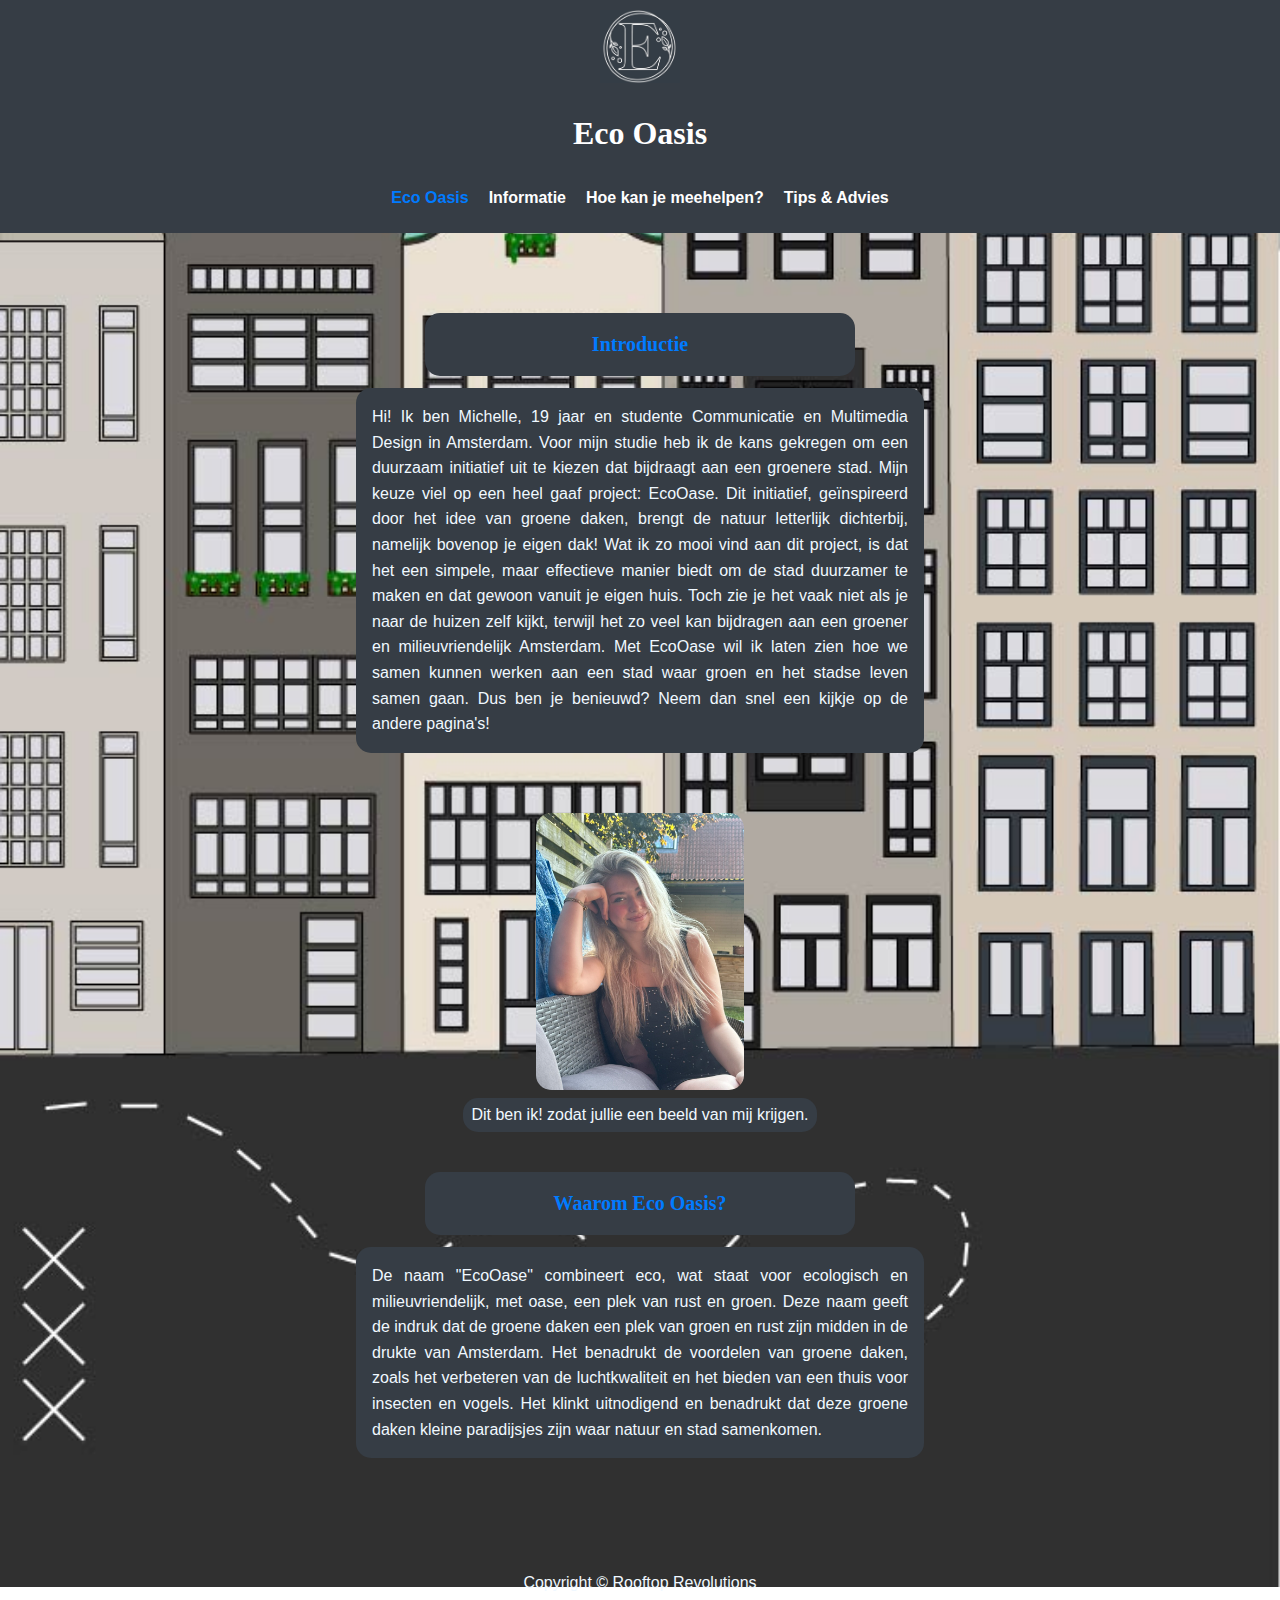
<file: index.html>
<!DOCTYPE html>
<html lang="nl">
<head>
    <meta charset="UTF-8">
    <meta name="viewport" content="width=device-width, initial-scale=1.0">
    <title>Eco Oasis</title>
    <link rel="stylesheet" href="css/styles.css">
    <link rel="stylesheet" href="https://cdnjs.cloudflare.com/ajax/libs/font-awesome/4.7.0/css/font-awesome.min.css">
</head>
<body>
    <header>
        <img src="images/eologo.jpg" alt="Logo" class="Logo">
        <h1>Eco Oasis</h1>
        <nav>
            <ul>
                <li><a href="index.html" class="huidige">Eco Oasis</a></li> 
                <li><a href="informatie.html">Informatie</a></li>
                <li><a href="hoekanjemeehelpen.html">Hoe kan je meehelpen?</a></li>
                <li><a href="tipsadvies.html">Tips & Advies</a></li>
            </ul>
        </nav>
    </header>

    <main>
        <h2>Introductie</h2>
        <p>Hi! Ik ben Michelle, 19 jaar en studente Communicatie en Multimedia Design in Amsterdam. Voor mijn studie heb ik de kans gekregen om een duurzaam initiatief uit te kiezen dat bijdraagt aan een groenere stad. Mijn keuze viel op een heel gaaf project: EcoOase. Dit initiatief, geïnspireerd door het idee van groene daken, brengt de natuur letterlijk dichterbij, namelijk bovenop je eigen dak! Wat ik zo mooi vind aan dit project, is dat het een simpele, maar effectieve manier biedt om de stad duurzamer te maken en dat gewoon vanuit je eigen huis. Toch zie je het vaak niet als je naar de huizen zelf kijkt, terwijl het zo veel kan bijdragen aan een groener en milieuvriendelijk Amsterdam. Met EcoOase wil ik laten zien hoe we samen kunnen werken aan een stad waar groen en het stadse leven samen gaan. Dus ben je benieuwd? Neem dan snel een kijkje op de andere pagina's!</p>
        
        <figure>
            <img src="images/michelle.jpeg" alt="Foto Michelle">
            <figcaption>Dit ben ik! zodat jullie een beeld van mij krijgen.</figcaption>
        </figure>

        <h2>Waarom Eco Oasis?</h2>
        <p>De naam "EcoOase" combineert eco, wat staat voor ecologisch en milieuvriendelijk, met oase, een plek van rust en groen.
        Deze naam geeft de indruk dat de groene daken een plek van groen en rust zijn midden in de drukte van Amsterdam. Het benadrukt de voordelen van groene daken, zoals het verbeteren van de luchtkwaliteit en het bieden van een thuis voor insecten en vogels. Het klinkt uitnodigend en benadrukt dat deze groene daken kleine paradijsjes zijn waar natuur en stad samenkomen.</p>
    </main>

    <footer>
        <div>
            Copyright © Rooftop Revolutions
        </div>
    </footer>
</body>
</html>
</file>
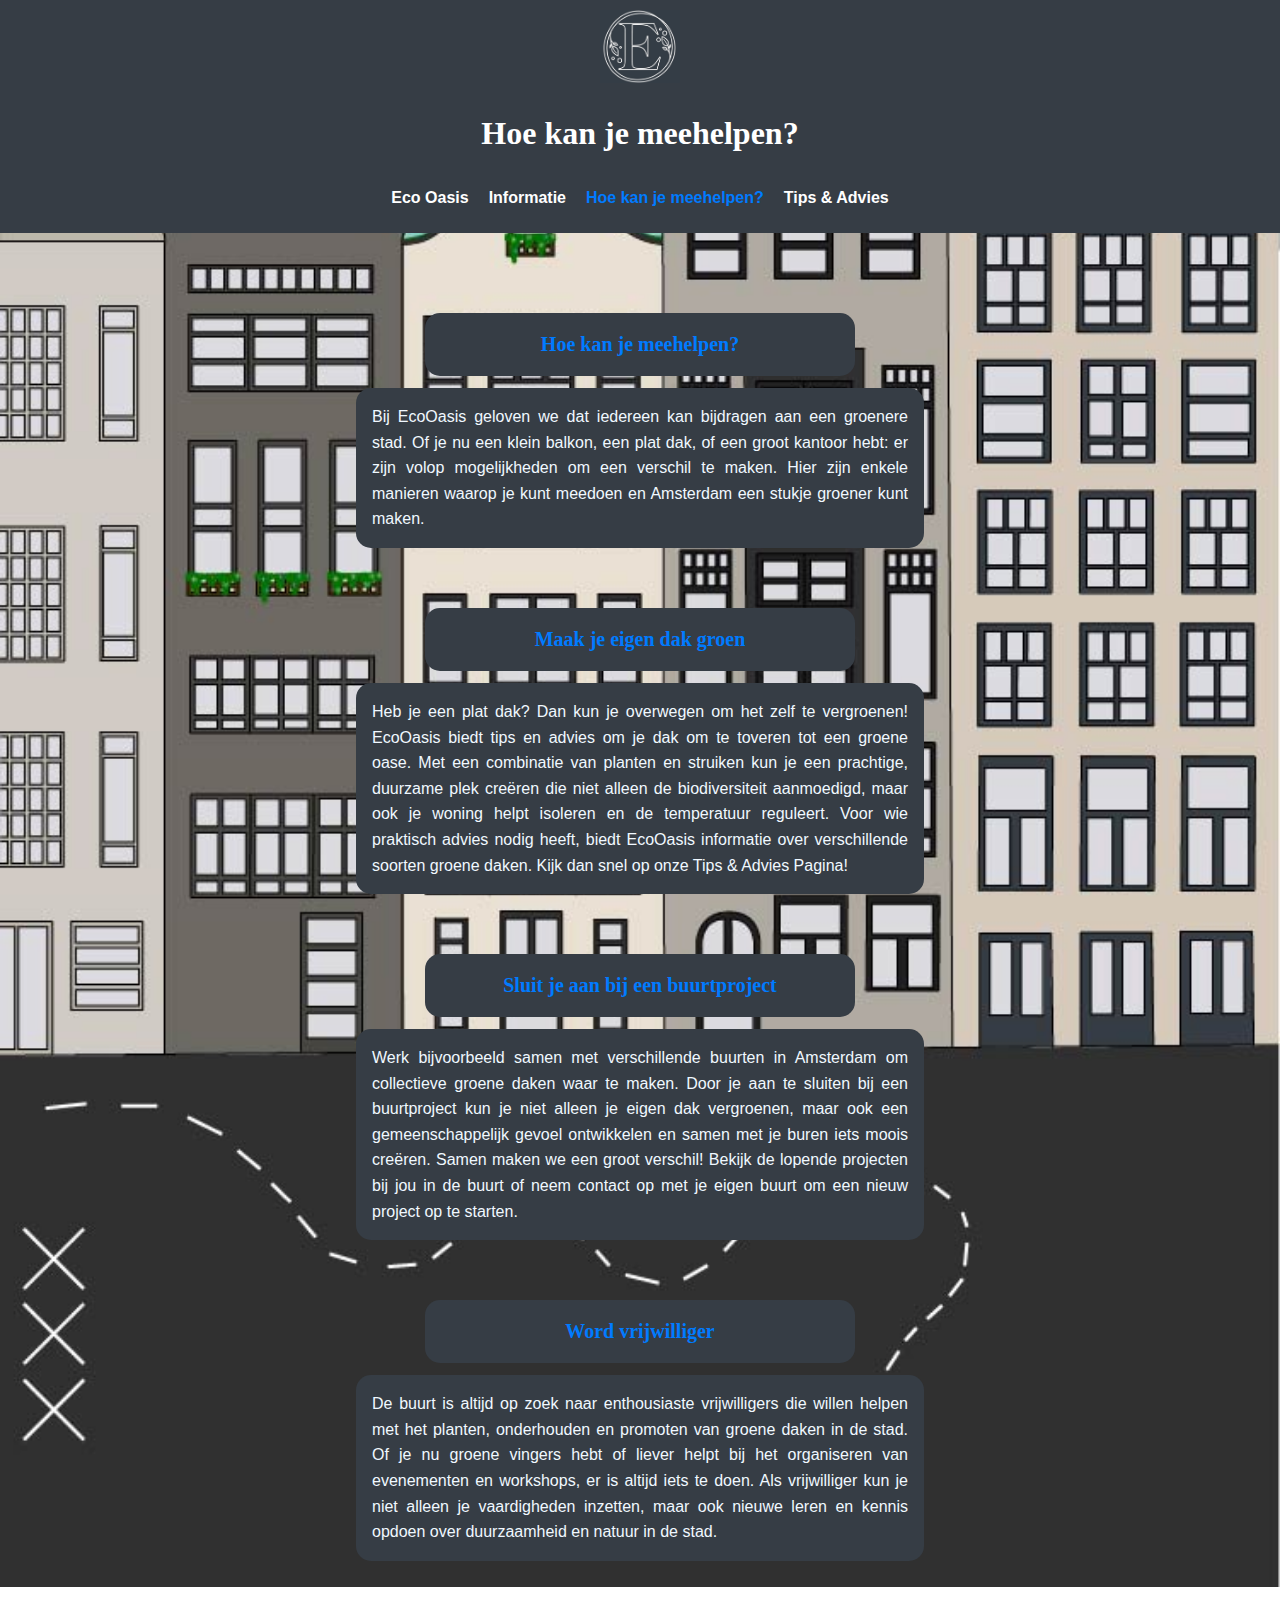
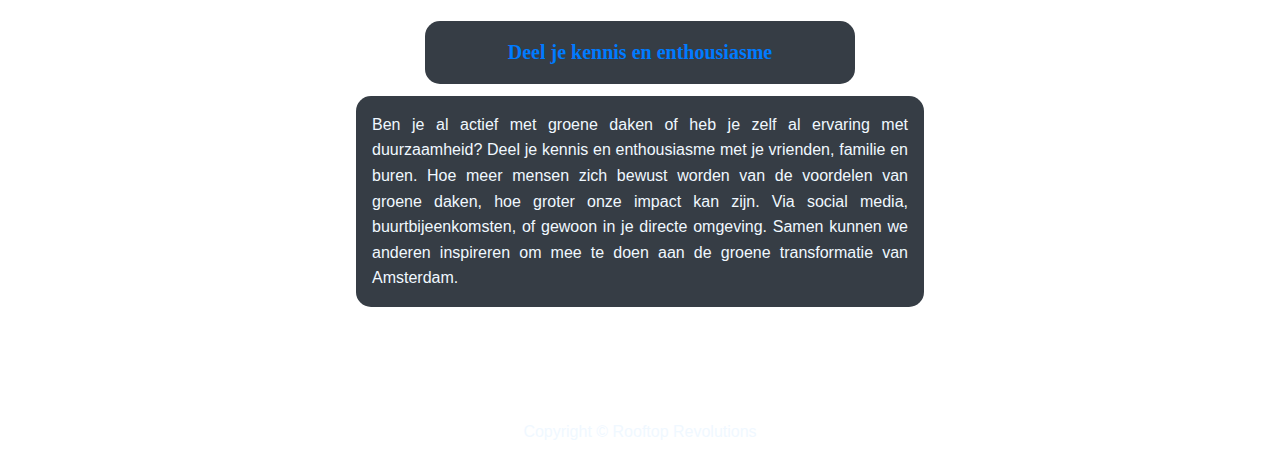
<file: hoekanjemeehelpen.html>
<!DOCTYPE html>
<html lang="nl">
<head>
    <meta charset="UTF-8">
    <meta name="viewport" content="width=device-width, initial-scale=1.0">
    <title>Eco Oasis</title>
    <link rel="stylesheet" href="css/styles.css">
</head>
<body>
    <header>
        <img src="images/eologo.jpg" alt="Logo" class="Logo">
        <h1>Hoe kan je meehelpen?</h1>
        <nav>
            <ul>
                <li><a href="index.html">Eco Oasis</a></li> 
                <li><a href="informatie.html">Informatie</a></li>
                <li><a href="hoekanjemeehelpen.html" class="huidige">Hoe kan je meehelpen?</a></li>
                <li><a href="tipsadvies.html">Tips & Advies</a></li>
            </ul>
        </nav>
    </header>

    <main>
    <h2>Hoe kan je meehelpen?</h2>
    <p>Bij EcoOasis geloven we dat iedereen kan bijdragen aan een groenere stad. Of je nu een klein balkon, een plat dak, of een groot kantoor hebt: er zijn volop mogelijkheden om een verschil te maken. Hier zijn enkele manieren waarop je kunt meedoen en Amsterdam een stukje groener kunt maken.</p>
    
    <h2>Maak je eigen dak groen</h2>
    <p>Heb je een plat dak? Dan kun je overwegen om het zelf te vergroenen! EcoOasis biedt tips en advies om je dak om te toveren tot een groene oase. Met een combinatie van planten en struiken kun je een prachtige, duurzame plek creëren die niet alleen de biodiversiteit aanmoedigd, maar ook je woning helpt isoleren en de temperatuur reguleert.
    Voor wie praktisch advies nodig heeft, biedt EcoOasis informatie over verschillende soorten groene daken. Kijk dan snel op onze Tips & Advies Pagina!</p>

    <h2>Sluit je aan bij een buurtproject</h2>
    <p>Werk bijvoorbeeld samen met verschillende buurten in Amsterdam om collectieve groene daken waar te maken. Door je aan te sluiten bij een buurtproject kun je niet alleen je eigen dak vergroenen, maar ook een gemeenschappelijk gevoel ontwikkelen en samen met je buren iets moois creëren. Samen maken we een groot verschil! Bekijk de lopende projecten bij jou in de buurt of neem contact op met je eigen buurt om een nieuw project op te starten.</p>
    
    <h2>Word vrijwilliger</h2>
    <p>De buurt is altijd op zoek naar enthousiaste vrijwilligers die willen helpen met het planten, onderhouden en promoten van groene daken in de stad. Of je nu groene vingers hebt of liever helpt bij het organiseren van evenementen en workshops, er is altijd iets te doen. Als vrijwilliger kun je niet alleen je vaardigheden inzetten, maar ook nieuwe leren en kennis opdoen over duurzaamheid en natuur in de stad.</p>
    
    <h2>Deel je kennis en enthousiasme</h2>
    <p>Ben je al actief met groene daken of heb je zelf al ervaring met duurzaamheid? Deel je kennis en enthousiasme met je vrienden, familie en buren. Hoe meer mensen zich bewust worden van de voordelen van groene daken, hoe groter onze impact kan zijn. Via social media, buurtbijeenkomsten, of gewoon in je directe omgeving. Samen kunnen we anderen inspireren om mee te doen aan de groene transformatie van Amsterdam.</p>
    </main>

    <footer>
        <div>
            Copyright © Rooftop Revolutions
        </div>
    </footer>
</body>
</html>
</file>
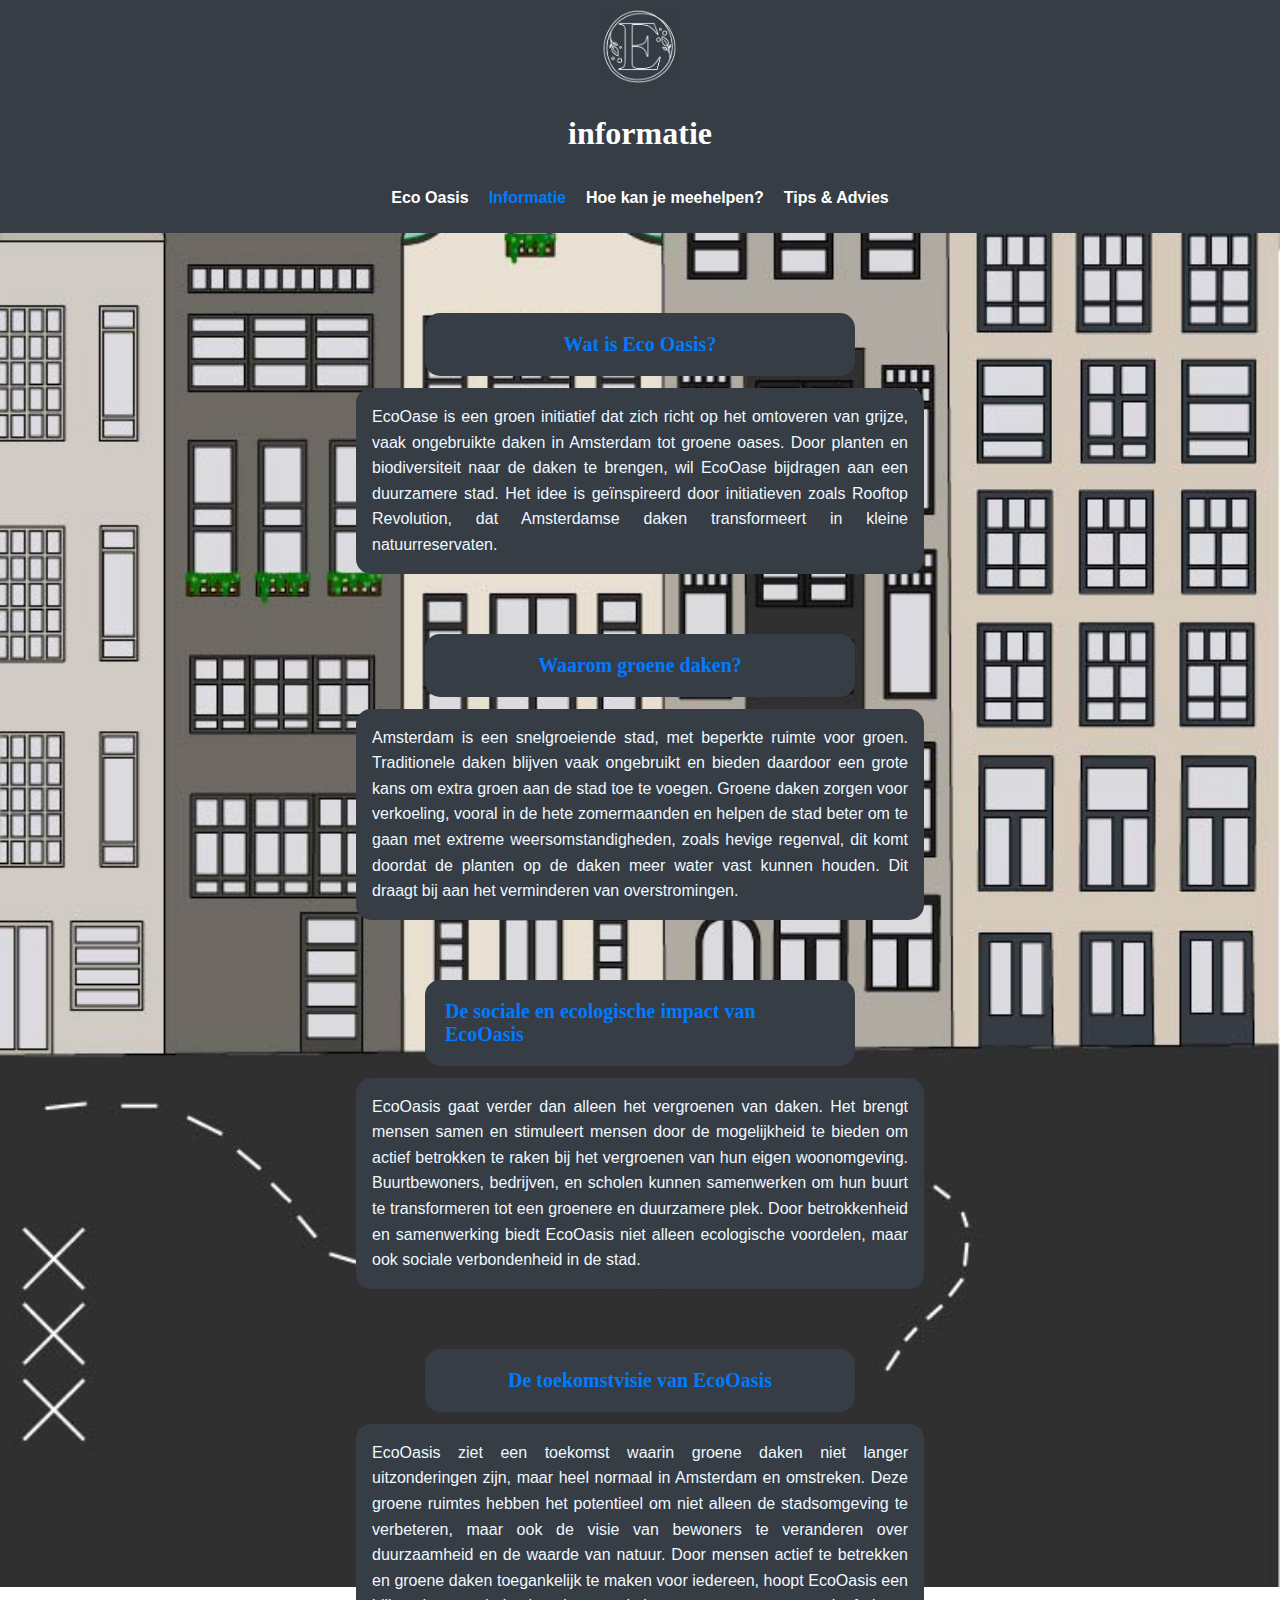
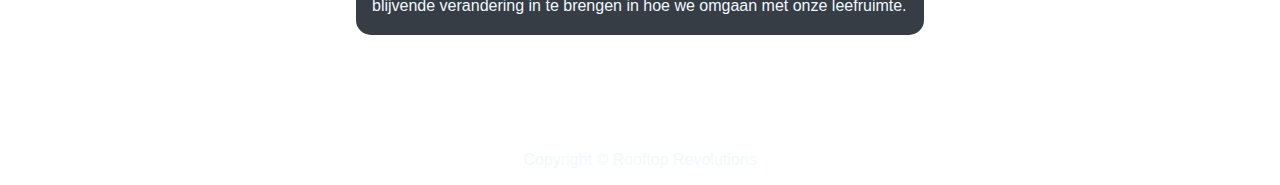
<file: informatie.html>
<!DOCTYPE html>
<html lang="nl">
<head>
    <meta charset="UTF-8">
    <meta name="viewport" content="width=device-width, initial-scale=1.0">
    <title>Eco Oasis</title>
    <link rel="stylesheet" href="css/styles.css">
</head>
<body>
    <header>
        <img src="images/eologo.jpg" alt="Logo" class="Logo">
        <h1>informatie</h1>
        <nav>
            <ul>
                <li><a href="index.html">Eco Oasis</a></li> 
                <li><a href="informatie.html" class="huidige">Informatie</a></li>
                <li><a href="hoekanjemeehelpen.html">Hoe kan je meehelpen?</a></li>
                <li><a href="tipsadvies.html">Tips & Advies</a></li>
            </ul>
        </nav>
    </header>

    <main>
        <h2>Wat is Eco Oasis?</h2>
        <p>EcoOase is een groen initiatief dat zich richt op het omtoveren van grijze, vaak ongebruikte daken in Amsterdam tot groene oases. Door planten en biodiversiteit naar de daken te brengen, wil EcoOase bijdragen aan een duurzamere stad. Het idee is geïnspireerd door initiatieven zoals Rooftop Revolution, dat Amsterdamse daken transformeert in kleine natuurreservaten.</p>

        <h2>Waarom groene daken?</h2>
        <p>Amsterdam is een snelgroeiende stad, met beperkte ruimte voor groen. Traditionele daken blijven vaak ongebruikt en bieden daardoor een grote kans om extra groen aan de stad toe te voegen. Groene daken zorgen voor verkoeling, vooral in de hete zomermaanden en helpen de stad beter om te gaan met extreme weersomstandigheden, zoals hevige regenval, dit komt doordat de planten op de daken meer water vast kunnen houden. Dit draagt bij aan het verminderen van overstromingen.</p>

        <h2>De sociale en ecologische impact van EcoOasis</h2>
        <p>EcoOasis gaat verder dan alleen het vergroenen van daken. Het brengt mensen samen en stimuleert mensen door de mogelijkheid te bieden om actief betrokken te raken bij het vergroenen van hun eigen woonomgeving. Buurtbewoners, bedrijven, en scholen kunnen samenwerken om hun buurt te transformeren tot een groenere en duurzamere plek. Door betrokkenheid en samenwerking biedt EcoOasis niet alleen ecologische voordelen, maar ook sociale verbondenheid in de stad.</p>

        <h2>De toekomstvisie van EcoOasis</h2>
        <p>EcoOasis ziet een toekomst waarin groene daken niet langer uitzonderingen zijn, maar heel normaal in Amsterdam en omstreken. Deze groene ruimtes hebben het potentieel om niet alleen de stadsomgeving te verbeteren, maar ook de visie van bewoners te veranderen over duurzaamheid en de waarde van natuur. Door mensen actief te betrekken en groene daken toegankelijk te maken voor iedereen, hoopt EcoOasis een blijvende verandering in te brengen in hoe we omgaan met onze leefruimte.</p>
    </main>

    <footer>
        <div>
            Copyright © Rooftop Revolutions
        </div>
    </footer>
</body>
</html>
</file>
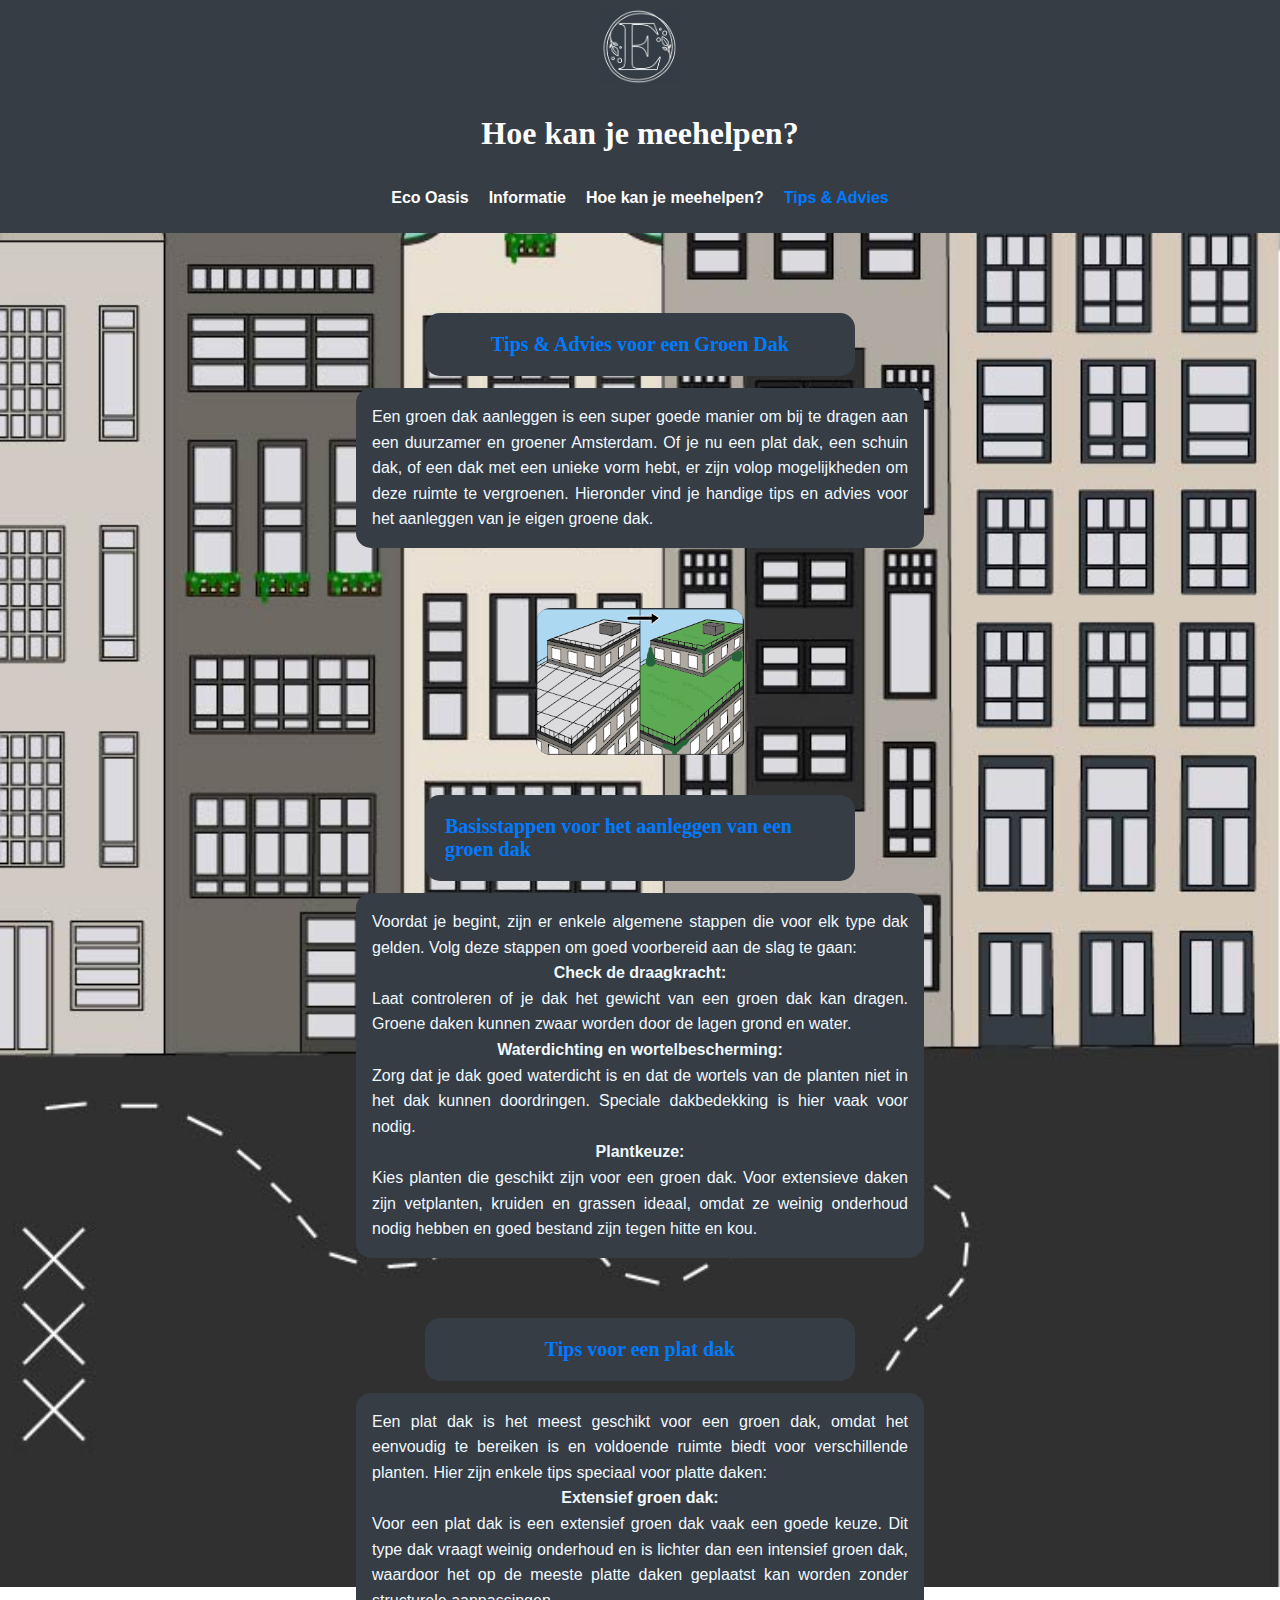
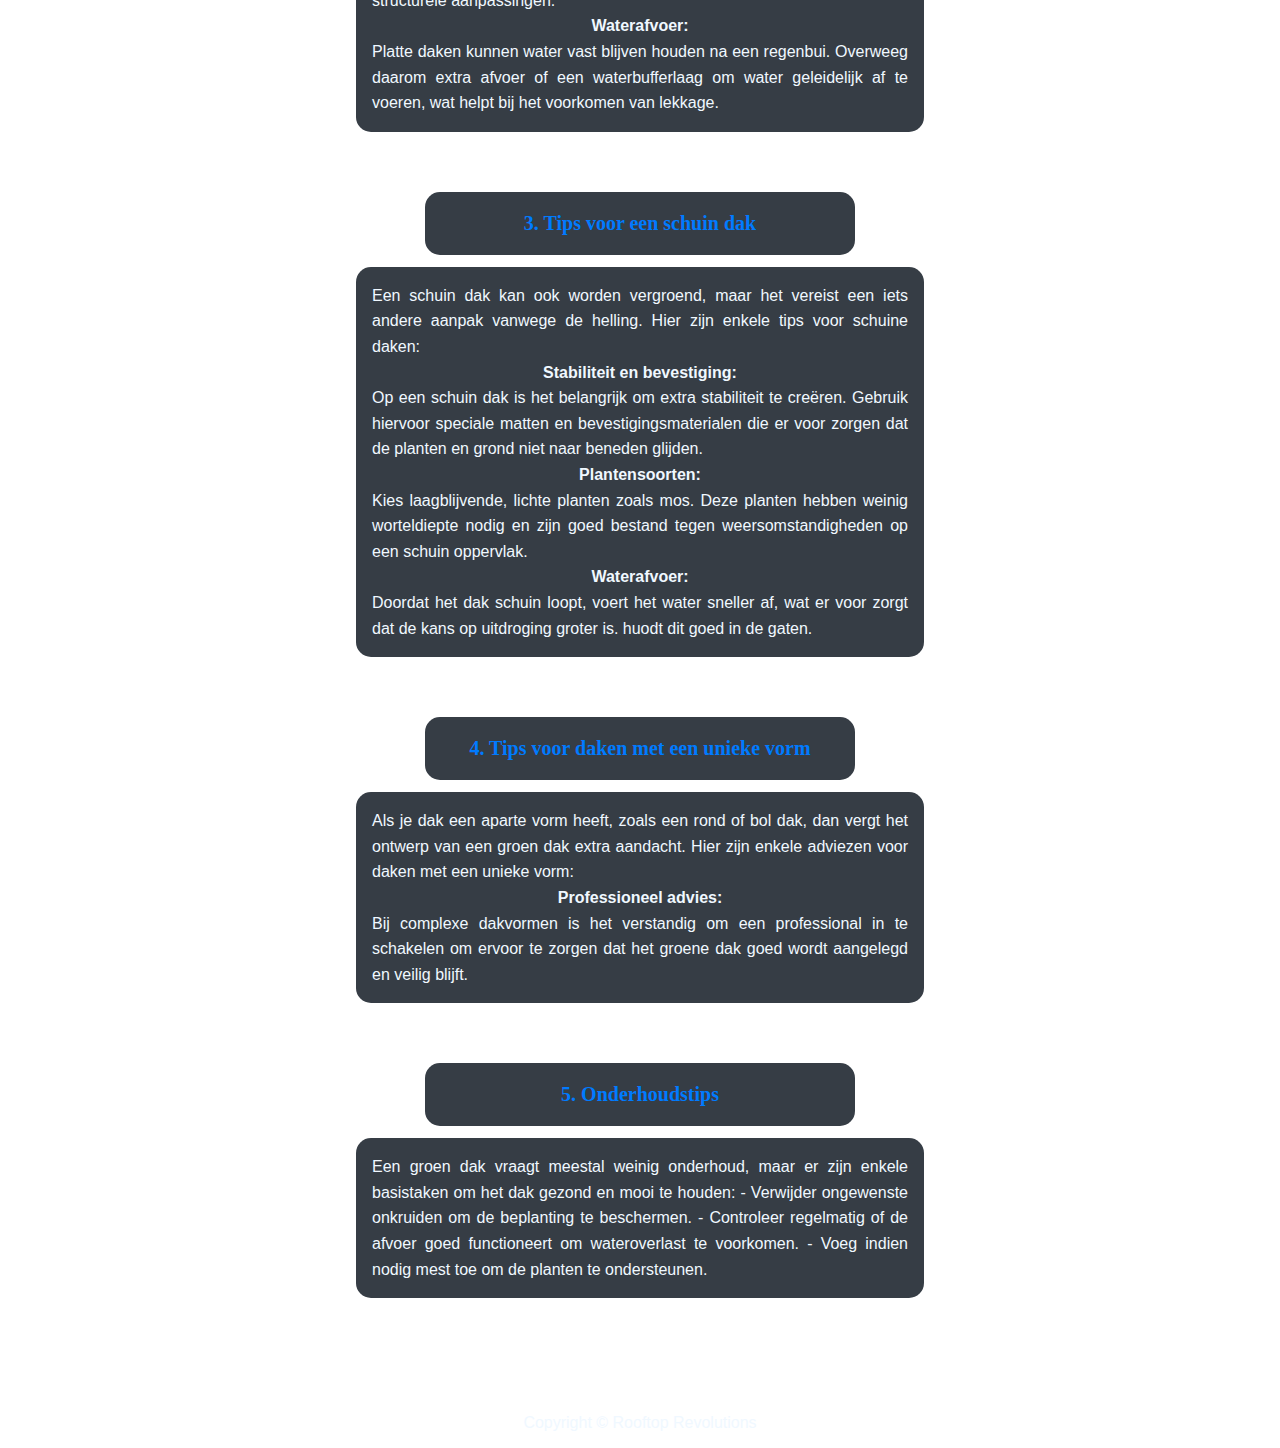
<file: tipsadvies.html>
<!DOCTYPE html>
<html lang="nl">
<head>
    <meta charset="UTF-8">
    <meta name="viewport" content="width=device-width, initial-scale=1.0">
    <title>Eco Oasis</title>
    <link rel="stylesheet" href="css/styles.css">
</head>
<body>
    <header>
        <img src="images/eologo.jpg" alt="Logo" class="Logo">
        <h1>Hoe kan je meehelpen?</h1>
        <nav>
            <ul>
                <li><a href="index.html">Eco Oasis</a></li> 
                <li><a href="informatie.html">Informatie</a></li>
                <li><a href="hoekanjemeehelpen.html">Hoe kan je meehelpen?</a></li>
                <li><a href="tipsadvies.html" class="huidige">Tips & Advies</a></li>
            </ul>
        </nav>
    </header>

    <main>
        <h2>Tips & Advies voor een Groen Dak</h2>
        <p>Een groen dak aanleggen is een super goede manier om bij te dragen aan een duurzamer en groener Amsterdam. Of je nu een plat dak, een schuin dak, of een dak met een unieke vorm hebt, er zijn volop mogelijkheden om deze ruimte te vergroenen. Hieronder vind je handige tips en advies voor het aanleggen van je eigen groene dak.</p>
        
        <figure><img src="images/dakenfoto.png" alt="groen dak"></figure>

        <h2>Basisstappen voor het aanleggen van een groen dak</h2>
        <p>Voordat je begint, zijn er enkele algemene stappen die voor elk type dak gelden. Volg deze stappen om goed voorbereid aan de slag te gaan:
        <strong>Check de draagkracht:</strong> Laat controleren of je dak het gewicht van een groen dak kan dragen. Groene daken kunnen zwaar worden door de lagen grond en water.
        <strong>Waterdichting en wortelbescherming:</strong> Zorg dat je dak goed waterdicht is en dat de wortels van de planten niet in het dak kunnen doordringen. Speciale dakbedekking is hier vaak voor nodig.
        <strong>Plantkeuze:</strong> Kies planten die geschikt zijn voor een groen dak. Voor extensieve daken zijn vetplanten, kruiden en grassen ideaal, omdat ze weinig onderhoud nodig hebben en goed bestand zijn tegen hitte en kou.
        </p>

        <h2>Tips voor een plat dak</h2>
        <p>Een plat dak is het meest geschikt voor een groen dak, omdat het eenvoudig te bereiken is en voldoende ruimte biedt voor verschillende planten. Hier zijn enkele tips speciaal voor platte daken:
        <strong>Extensief groen dak:</strong> Voor een plat dak is een extensief groen dak vaak een goede keuze. Dit type dak vraagt weinig onderhoud en is lichter dan een intensief groen dak, waardoor het op de meeste platte daken geplaatst kan worden zonder structurele aanpassingen.
        <strong>Waterafvoer:</strong> Platte daken kunnen water vast blijven houden na een regenbui. Overweeg daarom extra afvoer of een waterbufferlaag om water geleidelijk af te voeren, wat helpt bij het voorkomen van lekkage.
        </p>
        
        <h2>3. Tips voor een schuin dak</h2>
        <p>Een schuin dak kan ook worden vergroend, maar het vereist een iets andere aanpak vanwege de helling. Hier zijn enkele tips voor schuine daken:
        <strong>Stabiliteit en bevestiging:</strong> Op een schuin dak is het belangrijk om extra stabiliteit te creëren. Gebruik hiervoor speciale matten en bevestigingsmaterialen die er voor zorgen dat de planten en grond niet naar beneden glijden.
        <strong>Plantensoorten:</strong> Kies laagblijvende, lichte planten zoals mos. Deze planten hebben weinig worteldiepte nodig en zijn goed bestand tegen weersomstandigheden op een schuin oppervlak.
        <strong>Waterafvoer:</strong> Doordat het dak schuin loopt, voert het water sneller af, wat er voor zorgt dat de kans op uitdroging groter is. huodt dit goed in de gaten.
        </p>
        
        <h2>4. Tips voor daken met een unieke vorm</h2>
        <p>Als je dak een aparte vorm heeft, zoals een rond of bol dak, dan vergt het ontwerp van een groen dak extra aandacht. Hier zijn enkele adviezen voor daken met een unieke vorm:
        <strong>Professioneel advies:</strong> Bij complexe dakvormen is het verstandig om een professional in te schakelen om ervoor te zorgen dat het groene dak goed wordt aangelegd en veilig blijft.
        </p>
        
        <h2>5. Onderhoudstips</h2>
        <p>Een groen dak vraagt meestal weinig onderhoud, maar er zijn enkele basistaken om het dak gezond en mooi te houden:
        - Verwijder ongewenste onkruiden om de beplanting te beschermen.
        - Controleer regelmatig of de afvoer goed functioneert om     wateroverlast te voorkomen.
        - Voeg indien nodig mest toe om de planten te ondersteunen.
        </p>
    </main>

    <footer>
        <div>
            Copyright © Rooftop Revolutions
        </div>
    </footer>
</body>
</html>
</file>
<file: css/styles.css>
body {
    font-family: Arial, sans-serif;
    margin: 0;
    padding: 0;
    background-image: url(../images/amsterdam6.jpg);
    background-size: cover; 
    background-position: center; 
    background-repeat: no-repeat; 
    background-attachment: fixed;
}

header {
    display: flex;
    flex-direction: column;
    align-items: center;
    padding: 10px 20px;
    background: #363D45; 
}

header .Logo {
    width: 80px;
    height: auto;
    margin-bottom: 10px;
}

nav ul {
    display: flex;
    justify-content: center;
    list-style: none;
    padding: 0;
}

nav ul li {
    margin: 0 10px;
}

nav ul li a {
    text-decoration: none;
    color: white;
    font-weight: bold;
}

nav :hover {
    color: #007BFF;
}

.huidige {
    color: #007BFF; 
}

main {
    padding: 20px;
    max-width: 600px;
    margin: 20px auto;
    border-radius: 10px;
}

h1 {
    color: white;
    font-family: 'Times New Roman', Times, serif;
}

main h2 {
    color: #007BFF;
    font-size: 20px;
    font-family: 'Times New Roman', Times, serif;
    display: flex;
    flex-direction: column;
    align-items: center;
    background-color: #363D45;
    justify-content: center;
    border-radius: 15px;
    padding: 1em;
    max-width: 65%;
    margin: auto;
    margin-top: 2em;
}

main p {
    line-height: 1.6;
    text-align: justify;
}

figure {
    display: flex;
    flex-direction: column;
    align-items: center;
    justify-content: center;
    color: aliceblue;
    border-radius: 15px;
    margin-bottom: 1.5em;
}

figure img {
    max-width: 40%;
    display: flex;
    flex-direction: column;
    align-items: center;
    justify-content: center;
    background-color: #363D45;
    color: aliceblue;
    border-radius: 15px;
}

figcaption {
    display: flex;
    background-color: #363D45;
    padding: 0.5em;
    border-radius: 15px;
    margin-top: 0.5em;
}

p {
    display: flex;
    flex-direction: column;
    align-items: center;
    justify-content: center;
    background-color: #363D45;
    color: aliceblue;
    border-radius: 15px;
    padding: 1em;
    margin: 1em;
    margin-top: 2%;
    margin-bottom: 10%;
}

.kleur {
    color: #007BFF;
}

footer {
    color: aliceblue;
    display: flex;
    flex-direction: column;
    justify-content: center;
    align-items: center;
    padding: 1em;
}
</file>
